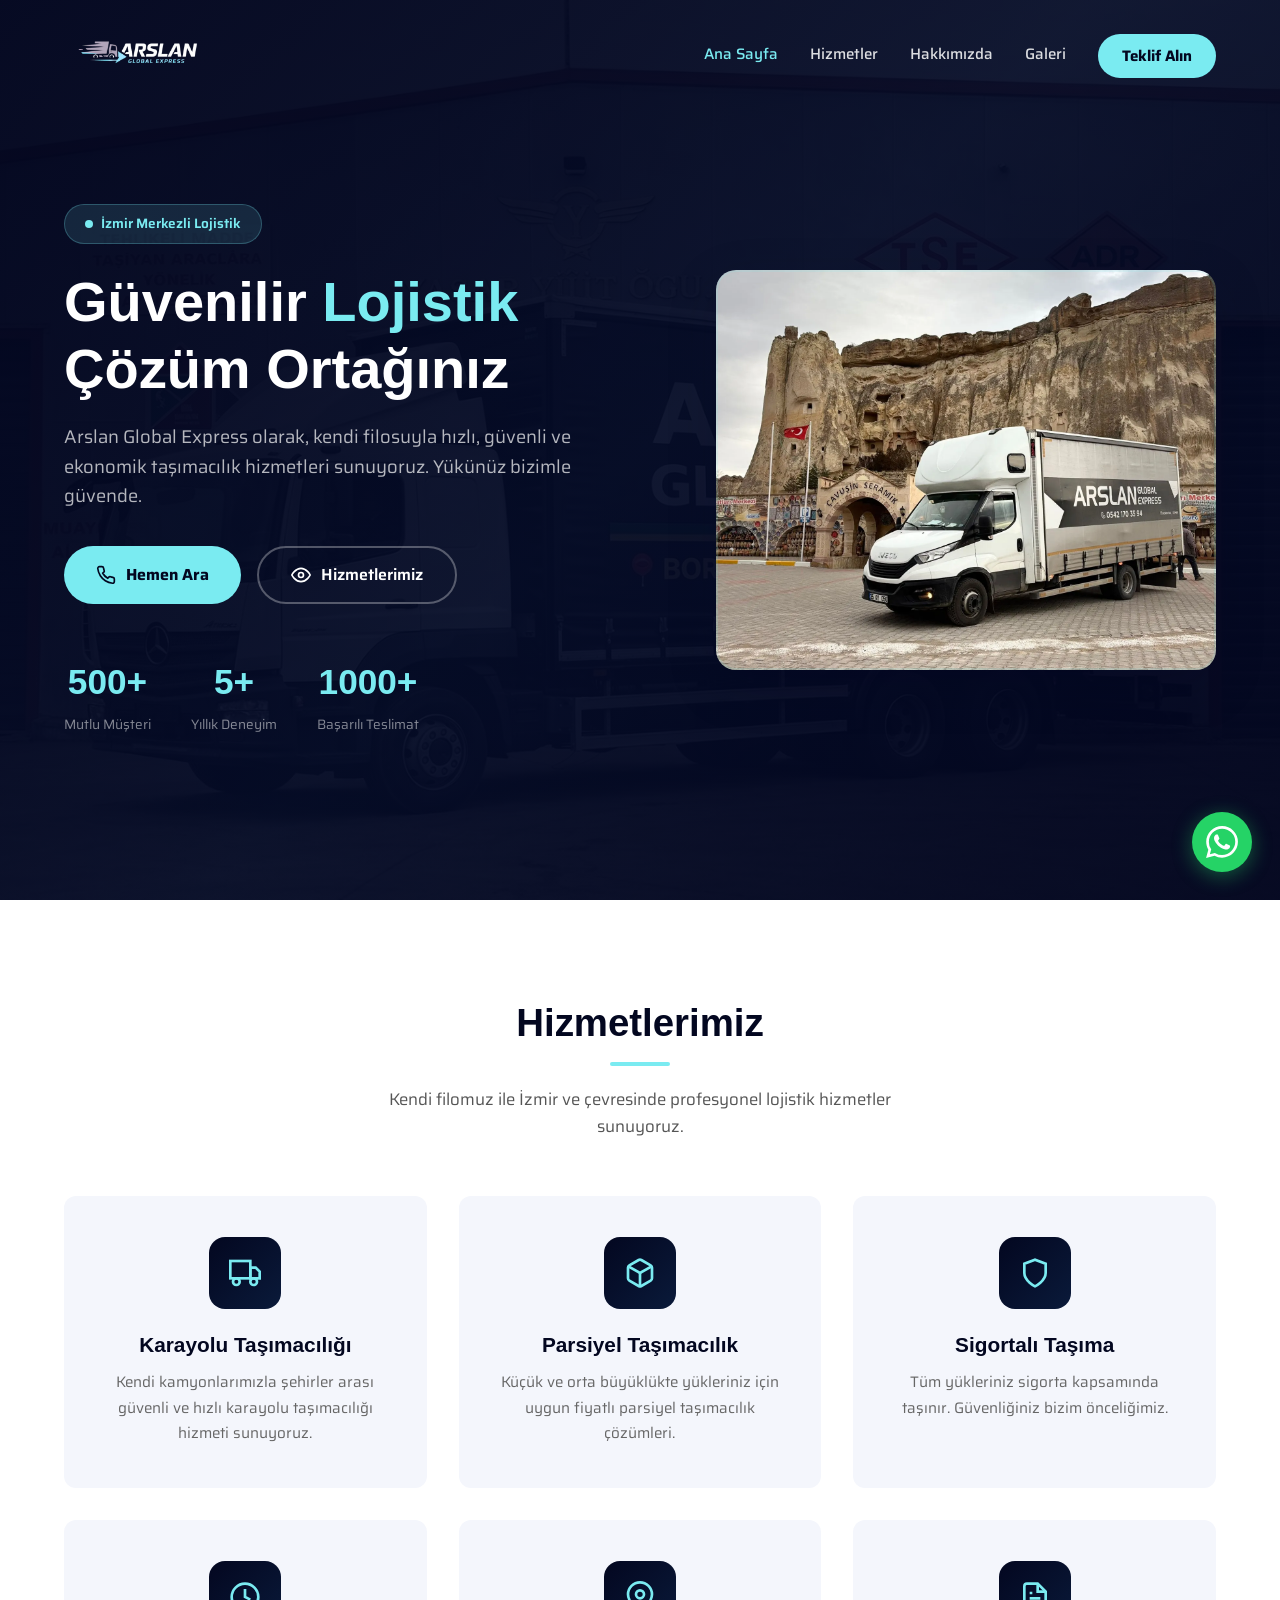
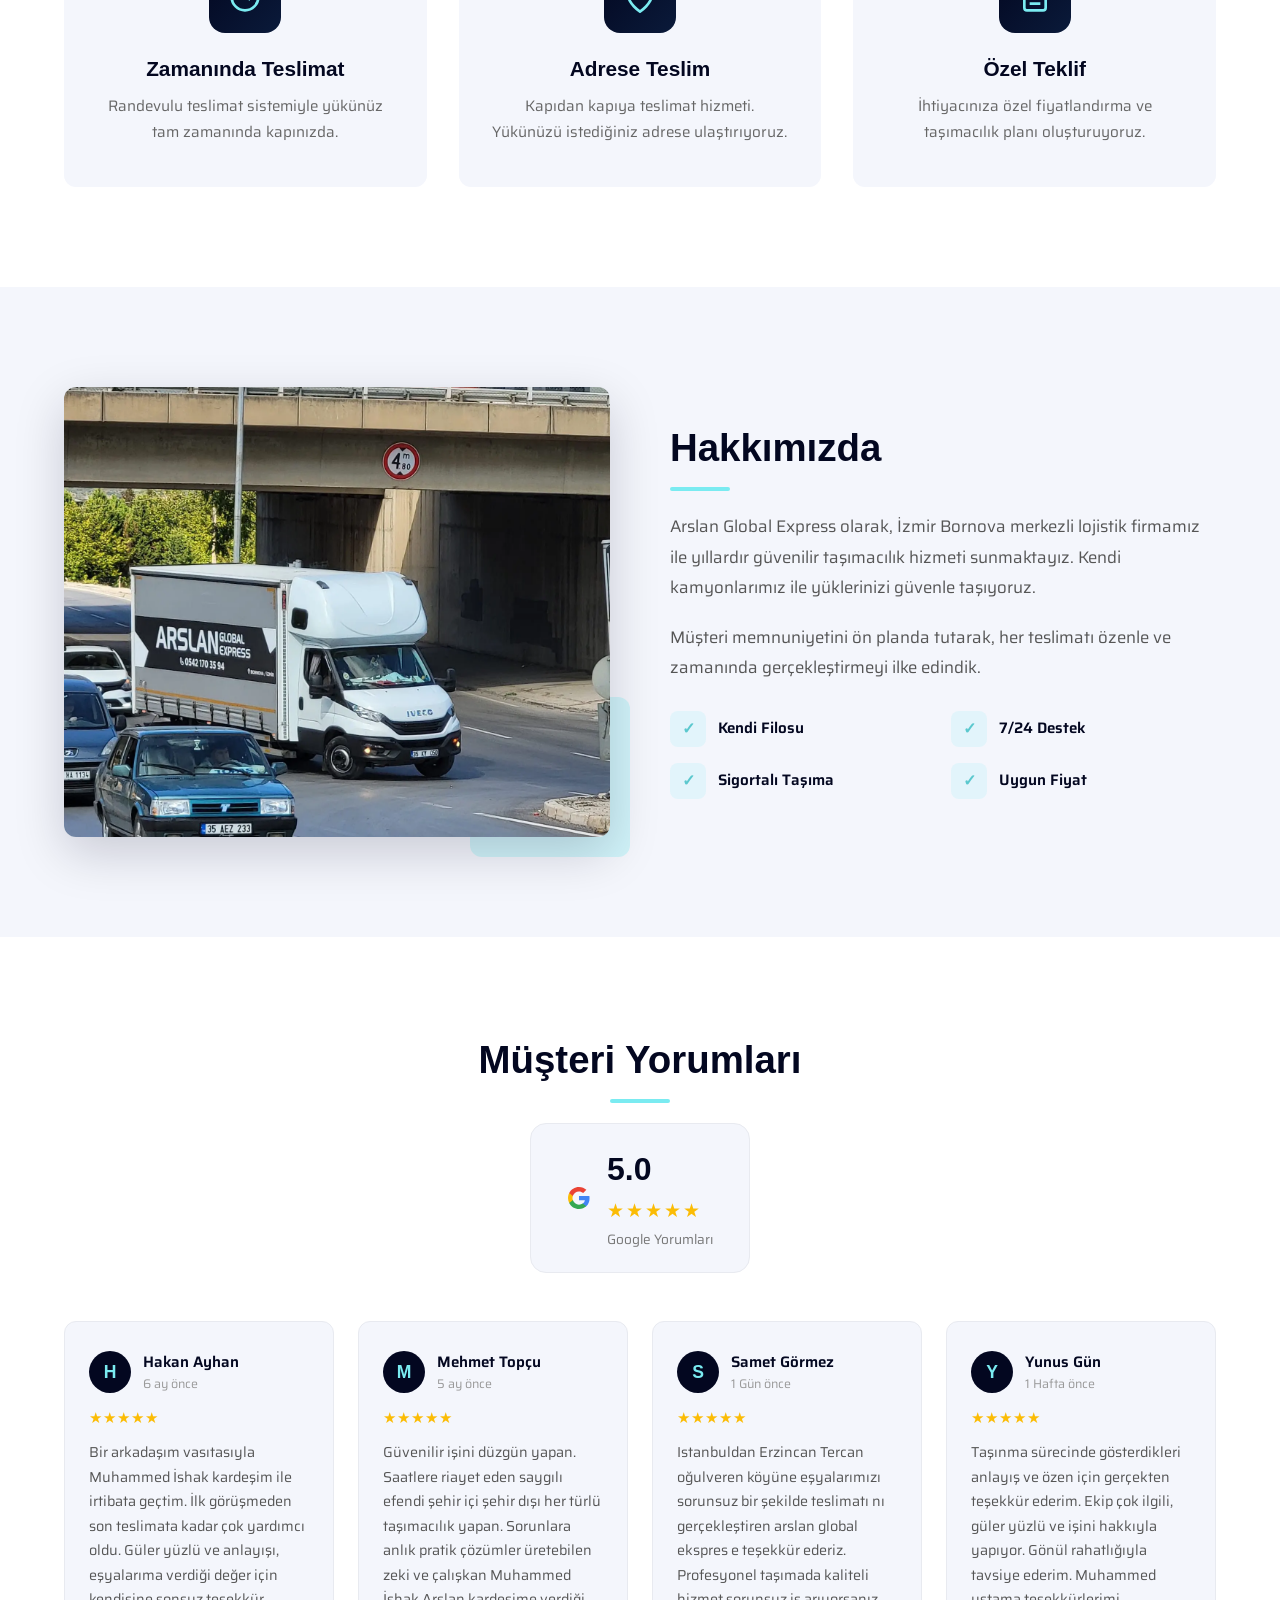
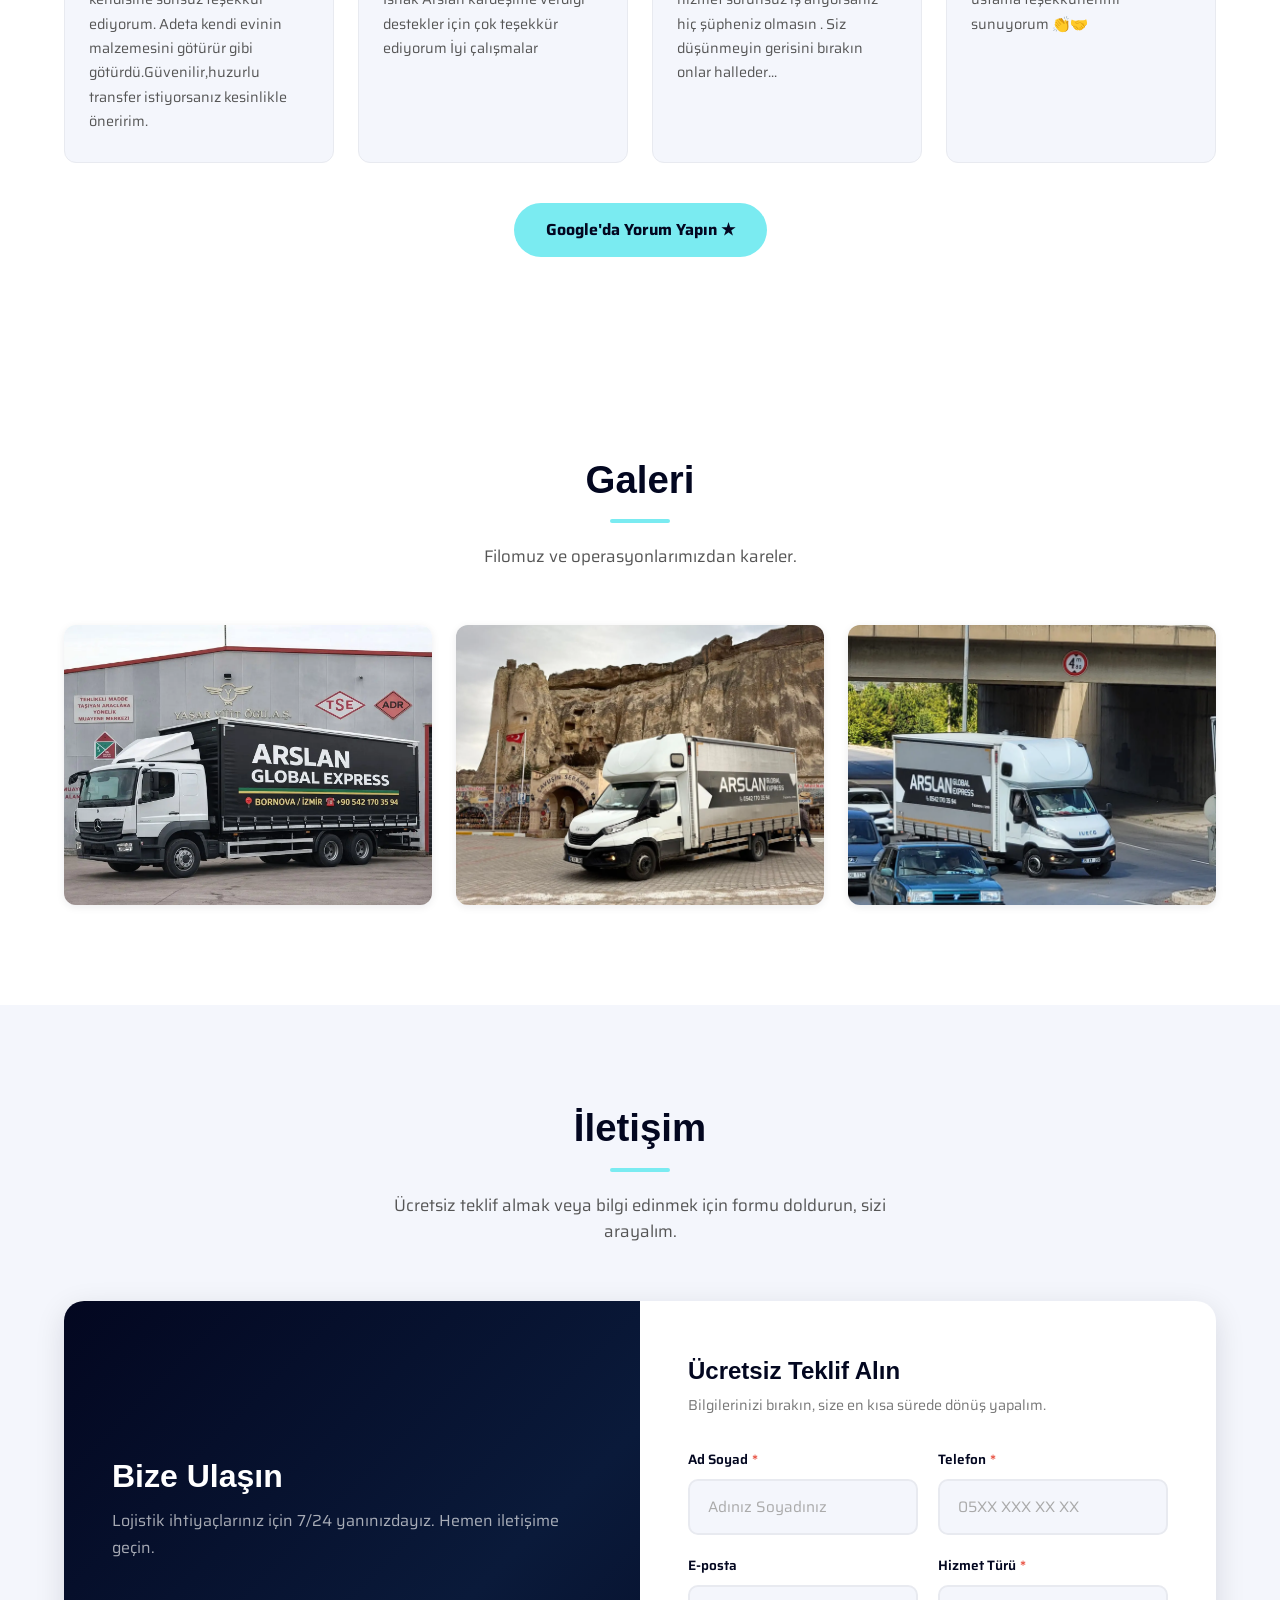
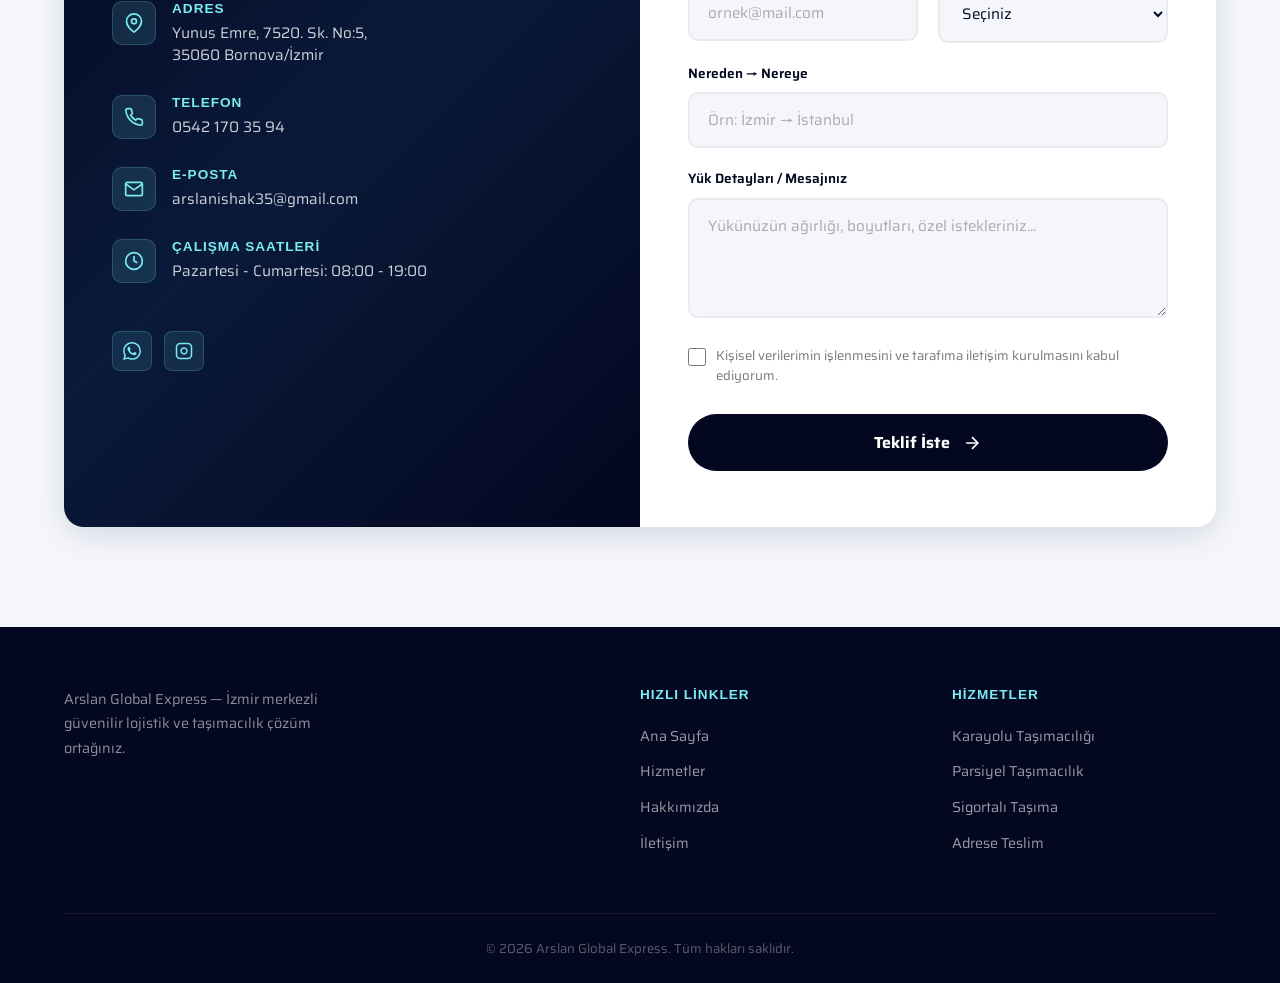
<file: index.html>
<!DOCTYPE html>
<html lang="tr">
<head>
  <meta charset="UTF-8">
  <meta name="viewport" content="width=device-width, initial-scale=1.0">
  <title>Arslan Global Express | Lojistik & Taşımacılık</title>
  <meta name="description" content="Arslan Global Express - Güvenilir lojistik ve taşımacılık çözümleri. İzmir merkezli profesyonel kargo ve teslimat hizmetleri.">
  <link rel="icon" type="image/png" href="/images/favicon.png">
  <!-- Fonts -->
  <link rel="preconnect" href="https://fonts.googleapis.com">
  <link href="https://fonts.googleapis.com/css2?family=Saira:wght@300;400;500;600;700&display=swap" rel="stylesheet">

  <!-- CSS -->
  <link rel="stylesheet" href="style.css">

<!-- Google tag (gtag.js) -->
<script async src="https://www.googletagmanager.com/gtag/js?id=AW-18031917968"></script>
<script>
  window.dataLayer = window.dataLayer || [];
  function gtag(){dataLayer.push(arguments);}
  gtag('js', new Date());

  gtag('config', 'AW-18031917968');
</script>
<!-- Event snippet for Fiyat teklifi isteyin conversion page -->
<script>
  gtag('event', 'conversion', {
      'send_to': 'AW-18031917968/JL64CJ_2uqIcEJD3pJZD',
      'value': 1.0,
      'currency': 'TRY'
  });
</script>
<script>
!function(f,b,e,v,n,t,s)
{if(f.fbq)return;n=f.fbq=function(){n.callMethod?
n.callMethod.apply(n,arguments):n.queue.push(arguments)};
if(!f._fbq)f._fbq=n;n.push=n;n.loaded=!0;n.version='2.0';
n.queue=[];t=b.createElement(e);t.async=!0;
t.src=v;s=b.getElementsByTagName(e)[0];
s.parentNode.insertBefore(t,s)}(window, document,'script',
'https://connect.facebook.net/en_US/fbevents.js');
fbq('init', '932853556190214');
fbq('track', 'PageView');
</script>
<noscript><img height="1" width="1" style="display:none"
src="https://www.facebook.com/tr?id=932853556190214&ev=PageView&noscript=1"
/></noscript>
<!-- End Meta Pixel Code -->
</head>
<a href="https://wa.me/905421703594?text=Merhaba%2C%20bilgi%20almak%20istiyorum" target="_blank" class="whatsapp-float" aria-label="WhatsApp">
  <svg width="32" height="32" fill="#fff" viewBox="0 0 24 24"><path d="M17.472 14.382c-.297-.149-1.758-.867-2.03-.967-.273-.099-.471-.148-.67.15-.197.297-.767.966-.94 1.164-.173.199-.347.223-.644.075-.297-.15-1.255-.463-2.39-1.475-.883-.788-1.48-1.761-1.653-2.059-.173-.297-.018-.458.13-.606.134-.133.298-.347.446-.52.149-.174.198-.298.298-.497.099-.198.05-.371-.025-.52-.075-.149-.669-1.612-.916-2.207-.242-.579-.487-.5-.669-.51-.173-.008-.371-.01-.57-.01-.198 0-.52.074-.792.372-.272.297-1.04 1.016-1.04 2.479 0 1.462 1.065 2.875 1.213 3.074.149.198 2.096 3.2 5.077 4.487.709.306 1.262.489 1.694.625.712.227 1.36.195 1.871.118.571-.085 1.758-.719 2.006-1.413.248-.694.248-1.289.173-1.413-.074-.124-.272-.198-.57-.347m-5.421 7.403h-.004a9.87 9.87 0 01-5.031-1.378l-.361-.214-3.741.982.998-3.648-.235-.374a9.86 9.86 0 01-1.51-5.26c.001-5.45 4.436-9.884 9.888-9.884 2.64 0 5.122 1.03 6.988 2.898a9.825 9.825 0 012.893 6.994c-.003 5.45-4.437 9.884-9.885 9.884m8.413-18.297A11.815 11.815 0 0012.05 0C5.495 0 .16 5.335.157 11.892c0 2.096.547 4.142 1.588 5.945L.057 24l6.305-1.654a11.882 11.882 0 005.683 1.448h.005c6.554 0 11.89-5.335 11.893-11.893a11.821 11.821 0 00-3.48-8.413z"/></svg>
</a> 
<body>

  <!-- ==================== NAVBAR ==================== -->
  <nav class="navbar">
    <div class="container">
      <a href="#" class="navbar-logo">
        <!-- LOGO: images/logo.png dosyasını buraya koyun -->
        <img src="images/yeni-logo.png" alt="Arslan Global Express Logo">
      </a>
      <div class="navbar-links">
        <a href="#anasayfa">Ana Sayfa</a>
        <a href="#hizmetler">Hizmetler</a>
        <a href="#hakkimizda">Hakkımızda</a>
        <a href="#galeri">Galeri</a>
        <a href="#iletisim" class="navbar-cta">Teklif Alın</a>
      </div>
      <button class="hamburger" aria-label="Menü">
        <span></span><span></span><span></span>
      </button>
    </div>
  </nav>

  <!-- ==================== HERO ==================== -->
  <section class="hero" id="anasayfa">
    <div class="hero-bg-image">
      <!-- FOTO1: images/foto1.png — hero arka plan görseli -->
      <img src="images/foto2.webp" alt="Lojistik arka plan">
    </div>
    <div class="hero-overlay"></div>
    <div class="hero-particles"></div>
    <div class="container">
      <div class="hero-content">
        <div class="hero-badge">
          <span class="dot"></span>
          İzmir Merkezli Lojistik
        </div>
        <h1>Güvenilir <span class="highlight">Lojistik</span> Çözüm Ortağınız</h1>
        <p class="hero-text">Arslan Global Express olarak, kendi filosuyla hızlı, güvenli ve ekonomik taşımacılık hizmetleri sunuyoruz. Yükünüz bizimle güvende.</p>
        <div class="hero-buttons">
          <a href="#iletisim" class="btn-primary">
            <svg width="20" height="20" fill="none" stroke="currentColor" stroke-width="2" viewBox="0 0 24 24"><path d="M22 16.92v3a2 2 0 01-2.18 2 19.79 19.79 0 01-8.63-3.07 19.5 19.5 0 01-6-6A19.79 19.79 0 012.12 4.18 2 2 0 014.11 2h3a2 2 0 012 1.72c.127.96.361 1.903.7 2.81a2 2 0 01-.45 2.11L8.09 9.91a16 16 0 006 6l1.27-1.27a2 2 0 012.11-.45c.907.339 1.85.573 2.81.7A2 2 0 0122 16.92z"/></svg>
            Hemen Ara
          </a>
          <a href="#hizmetler" class="btn-outline">
            <svg width="20" height="20" fill="none" stroke="currentColor" stroke-width="2" viewBox="0 0 24 24"><path d="M1 12s4-8 11-8 11 8 11 8-4 8-11 8-11-8-11-8z"/><circle cx="12" cy="12" r="3"/></svg>
            Hizmetlerimiz
          </a>
        </div>
        <div class="hero-stats">
          <div class="hero-stat">
            <div class="hero-stat-number" data-target="500+">0</div>
            <div class="hero-stat-label">Mutlu Müşteri</div>
          </div>
          <div class="hero-stat">
            <div class="hero-stat-number" data-target="5+">0</div>
            <div class="hero-stat-label">Yıllık Deneyim</div>
          </div>
          <div class="hero-stat">
            <div class="hero-stat-number" data-target="1000+">0</div>
            <div class="hero-stat-label">Başarılı Teslimat</div>
          </div>
        </div>
      </div>
      <div class="hero-image">
        <div class="hero-image-wrapper">
          <!-- FOTO2: images/foto2.png — hero yan görsel (kamyon vb.) -->
          <img src="images/foto1.webp" alt="Arslan Global Express Kamyon">
        </div>
      </div>
    </div>
  </section>

  <!-- ==================== HİZMETLER ==================== -->
  <section class="services" id="hizmetler">
    <div class="container">
      <h2 class="section-title reveal">Hizmetlerimiz</h2>
      <div class="accent-line reveal"></div>
      <p class="section-subtitle reveal">Kendi filomuz ile İzmir ve çevresinde profesyonel lojistik hizmetler sunuyoruz.</p>
      <div class="services-grid">
        <div class="service-card reveal">
          <div class="service-icon">
            <svg width="32" height="32" fill="none" stroke="#7aebf1" stroke-width="2" viewBox="0 0 24 24"><rect x="1" y="3" width="15" height="13"/><polygon points="16 8 20 8 23 11 23 16 16 16 16 8"/><circle cx="5.5" cy="18.5" r="2.5"/><circle cx="18.5" cy="18.5" r="2.5"/></svg>
          </div>
          <h3>Karayolu Taşımacılığı</h3>
          <p>Kendi kamyonlarımızla şehirler arası güvenli ve hızlı karayolu taşımacılığı hizmeti sunuyoruz.</p>
        </div>
        <div class="service-card reveal">
          <div class="service-icon">
            <svg width="32" height="32" fill="none" stroke="#7aebf1" stroke-width="2" viewBox="0 0 24 24"><path d="M21 16V8a2 2 0 00-1-1.73l-7-4a2 2 0 00-2 0l-7 4A2 2 0 003 8v8a2 2 0 001 1.73l7 4a2 2 0 002 0l7-4A2 2 0 0021 16z"/><polyline points="3.27 6.96 12 12.01 20.73 6.96"/><line x1="12" y1="22.08" x2="12" y2="12"/></svg>
          </div>
          <h3>Parsiyel Taşımacılık</h3>
          <p>Küçük ve orta büyüklükte yükleriniz için uygun fiyatlı parsiyel taşımacılık çözümleri.</p>
        </div>
        <div class="service-card reveal">
          <div class="service-icon">
            <svg width="32" height="32" fill="none" stroke="#7aebf1" stroke-width="2" viewBox="0 0 24 24"><path d="M12 22s8-4 8-10V5l-8-3-8 3v7c0 6 8 10 8 10z"/></svg>
          </div>
          <h3>Sigortalı Taşıma</h3>
          <p>Tüm yükleriniz sigorta kapsamında taşınır. Güvenliğiniz bizim önceliğimiz.</p>
        </div>
        <div class="service-card reveal">
          <div class="service-icon">
            <svg width="32" height="32" fill="none" stroke="#7aebf1" stroke-width="2" viewBox="0 0 24 24"><circle cx="12" cy="12" r="10"/><polyline points="12 6 12 12 16 14"/></svg>
          </div>
          <h3>Zamanında Teslimat</h3>
          <p>Randevulu teslimat sistemiyle yükünüz tam zamanında kapınızda.</p>
        </div>
        <div class="service-card reveal">
          <div class="service-icon">
            <svg width="32" height="32" fill="none" stroke="#7aebf1" stroke-width="2" viewBox="0 0 24 24"><path d="M21 10c0 7-9 13-9 13s-9-6-9-13a9 9 0 0118 0z"/><circle cx="12" cy="10" r="3"/></svg>
          </div>
          <h3>Adrese Teslim</h3>
          <p>Kapıdan kapıya teslimat hizmeti. Yükünüzü istediğiniz adrese ulaştırıyoruz.</p>
        </div>
        <div class="service-card reveal">
          <div class="service-icon">
            <svg width="32" height="32" fill="none" stroke="#7aebf1" stroke-width="2" viewBox="0 0 24 24"><path d="M14 2H6a2 2 0 00-2 2v16a2 2 0 002 2h12a2 2 0 002-2V8z"/><polyline points="14 2 14 8 20 8"/><line x1="16" y1="13" x2="8" y2="13"/><line x1="16" y1="17" x2="8" y2="17"/><polyline points="10 9 9 9 8 9"/></svg>
          </div>
          <h3>Özel Teklif</h3>
          <p>İhtiyacınıza özel fiyatlandırma ve taşımacılık planı oluşturuyoruz.</p>
        </div>
      </div>
    </div>
  </section>

  <!-- ==================== HAKKIMIZDA ==================== -->
  <section class="about" id="hakkimizda">
    <div class="container">
      <div class="about-content">
        <div class="about-image reveal">
          <div class="about-image-wrapper">
            <!-- FOTO3: images/foto3.png — hakkımızda görseli -->
            <img src="images/foto3.webp" alt="Arslan Global Express Hakkında">
          </div>
          <div class="about-accent-box"></div>
        </div>
        <div class="about-text reveal">
          <h2 class="section-title">Hakkımızda</h2>
          <div class="accent-line"></div>
          <p>Arslan Global Express olarak, İzmir Bornova merkezli lojistik firmamız ile yıllardır güvenilir taşımacılık hizmeti sunmaktayız. Kendi kamyonlarımız ile yüklerinizi güvenle taşıyoruz.</p>
          <p>Müşteri memnuniyetini ön planda tutarak, her teslimatı özenle ve zamanında gerçekleştirmeyi ilke edindik.</p>
          <div class="about-features">
            <div class="about-feature">
              <div class="about-feature-icon">✓</div>
              Kendi Filosu
            </div>
            <div class="about-feature">
              <div class="about-feature-icon">✓</div>
              7/24 Destek
            </div>
            <div class="about-feature">
              <div class="about-feature-icon">✓</div>
              Sigortalı Taşıma
            </div>
            <div class="about-feature">
              <div class="about-feature-icon">✓</div>
              Uygun Fiyat
            </div>
          </div>
        </div>
      </div>
    </div>
  </section>
<!-- ==================== GOOGLE YORUMLARI ==================== -->
<section class="reviews" id="yorumlar">
  <div class="container">
    <h2 class="section-title reveal">Müşteri Yorumları</h2>
    <div class="accent-line reveal"></div>
    <div class="reviews-header reveal">
      <div class="reviews-google-badge">
        <svg width="24" height="24" viewBox="0 0 24 24"><path fill="#4285F4" d="M22.56 12.25c0-.78-.07-1.53-.2-2.25H12v4.26h5.92a5.06 5.06 0 01-2.2 3.32v2.77h3.57c2.08-1.92 3.27-4.74 3.27-8.1z"/><path fill="#34A853" d="M12 23c2.97 0 5.46-.98 7.28-2.66l-3.57-2.77c-.98.66-2.23 1.06-3.71 1.06-2.86 0-5.29-1.93-6.16-4.53H2.18v2.84C3.99 20.53 7.7 23 12 23z"/><path fill="#FBBC05" d="M5.84 14.09c-.22-.66-.35-1.36-.35-2.09s.13-1.43.35-2.09V7.07H2.18C1.43 8.55 1 10.22 1 12s.43 3.45 1.18 4.93l2.85-2.22.81-.62z"/><path fill="#EA4335" d="M12 5.38c1.62 0 3.06.56 4.21 1.64l3.15-3.15C17.45 2.09 14.97 1 12 1 7.7 1 3.99 3.47 2.18 7.07l3.66 2.84c.87-2.6 3.3-4.53 6.16-4.53z"/></svg>
        <div>
          <span class="reviews-rating">5.0</span>
          <div class="reviews-stars">★★★★★</div>
          <span class="reviews-count">Google Yorumları</span>
        </div>
      </div>
    </div>
    <div class="reviews-grid reveal">

      <!-- YORUM 1 -->
      <div class="review-card">
        <div class="review-card-header">
          <div class="review-avatar">H</div>
          <div>
            <div class="review-name">Hakan Ayhan</div>
            <div class="review-date">6 ay önce</div>
          </div>
        </div>
        <div class="review-stars">★★★★★</div>
        <p class="review-text">Bir arkadaşım vasıtasıyla Muhammed İshak kardeşim ile irtibata geçtim. İlk görüşmeden son teslimata kadar çok yardımcı oldu. Güler yüzlü ve anlayışı, eşyalarıma verdiği değer için kendisine sonsuz teşekkür ediyorum. Adeta kendi evinin malzemesini götürür gibi götürdü.Güvenilir,huzurlu transfer istiyorsanız kesinlikle öneririm.
</p>
      </div>

      <!-- YORUM 2 -->
      <div class="review-card">
        <div class="review-card-header">
          <div class="review-avatar">M</div>
          <div>
            <div class="review-name">Mehmet Topçu</div>
            <div class="review-date">5 ay önce</div>
          </div>
        </div>
        <div class="review-stars">★★★★★</div>
        <p class="review-text">Güvenilir işini düzgün yapan. Saatlere riayet eden saygılı efendi şehir içi şehir dışı her türlü taşımacılık yapan. Sorunlara anlık pratik çözümler üretebilen zeki ve çalışkan Muhammed İshak Arslan kardeşime verdiği destekler için çok teşekkür ediyorum İyi çalışmalar
</p>
      </div>

      <!-- YORUM 3 -->
      <div class="review-card">
        <div class="review-card-header">
          <div class="review-avatar">S</div>
          <div>
            <div class="review-name">Samet Görmez</div>
            <div class="review-date">1 Gün önce</div>
          </div>
        </div>
        <div class="review-stars">★★★★★</div>
        <p class="review-text">Istanbuldan Erzincan Tercan oğulveren köyüne eşyalarımızı sorunsuz bir şekilde teslimatı nı gerçekleştiren arslan global ekspres e teşekkür ederiz.
Profesyonel taşımada kaliteli hizmet sorunsuz iş arıyorsanız hiç şüpheniz olmasın . Siz düşünmeyin gerisini bırakın onlar halleder...</p>
      </div>

      <!-- YORUM 4 (istersen kaldır veya ekle) -->
      <div class="review-card">
        <div class="review-card-header">
          <div class="review-avatar">Y</div>
          <div>
            <div class="review-name">Yunus Gün</div>
            <div class="review-date">1 Hafta önce</div>
          </div>
        </div>
        <div class="review-stars">★★★★★</div>
        <p class="review-text">Taşınma sürecinde gösterdikleri anlayış ve özen için gerçekten teşekkür ederim. Ekip çok ilgili, güler yüzlü ve işini hakkıyla yapıyor. Gönül rahatlığıyla tavsiye ederim. Muhammed ustama teşekkürlerimi sunuyorum 👏🤝</p>
      </div>
    </div>
    <div class="reviews-cta reveal">
      <a href="https://www.google.com/search?sca_esv=fa300c1ed4c4332d&hl=tr-TR&sxsrf=ANbL-n5L6bit7MwRJQScZydW9uh9k04RHQ:1776165393252&si=AL3DRZEsmMGCryMMFSHJ3StBhOdZ2-6yYkXd_doETEE1OR-qOXOgYdO6LVKAk3h4J9TW__U06DveuvXjUOcY07t9YWoaFYGyw_Gh5yRXY6wrl7QSvvPGc6XCyKNtDBVBDQOOTDcSZxwanKUByZCMJmgoYhVE5H4awg%3D%3D&q=Arslan+Global+Express+Yorumlar&sa=X&ved=2ahUKEwj92M7am-2TAxUvhf0HHe-zCzcQ0bkNegQILBAF&biw=1517&bih=674&dpr=0.9" target="_blank" class="btn-primary">
        Google'da Yorum Yapın ★
      </a>
    </div>
  </div>
</section>
  <!-- ==================== GALERİ ==================== -->
  <section class="gallery" id="galeri">
    <div class="container">
      <h2 class="section-title reveal">Galeri</h2>
      <div class="accent-line reveal"></div>
      <p class="section-subtitle reveal">Filomuz ve operasyonlarımızdan kareler.</p>
      <div class="gallery-grid">
        <div class="gallery-item reveal">
          <!-- GALERİ GÖRSELLERİ: Aynı fotoğrafları veya ek fotoğraflar ekleyebilirsiniz -->
          <img src="images/foto2.webp" alt="Galeri 1">
          <div class="gallery-item-overlay"><span>Filomuz</span></div>
        </div>
        <div class="gallery-item reveal">
          <img src="images/foto1.webp" alt="Galeri 2">
          <div class="gallery-item-overlay"><span>Taşımacılık</span></div>
        </div>
        <div class="gallery-item reveal">
          <img src="images/foto3.webp" alt="Galeri 3">
          <div class="gallery-item-overlay"><span>Operasyon</span></div>
        </div>
      </div>
    </div>
  </section>

  <!-- ==================== İLETİŞİM & FORM ==================== -->
  <section class="contact" id="iletisim">
    <div class="container">
      <h2 class="section-title reveal">İletişim</h2>
      <div class="accent-line reveal"></div>
      <p class="section-subtitle reveal">Ücretsiz teklif almak veya bilgi edinmek için formu doldurun, sizi arayalım.</p>

      <div class="contact-wrapper reveal">
        <!-- SOL: İletişim Bilgileri -->
        <div class="contact-info">
          <h2>Bize Ulaşın</h2>
          <p>Lojistik ihtiyaçlarınız için 7/24 yanınızdayız. Hemen iletişime geçin.</p>

          <div class="contact-detail">
            <div class="contact-detail-icon" a->
              <svg width="20" height="20" fill="none" stroke="#7aebf1" stroke-width="2" viewBox="0 0 24 24"><path d="M21 10c0 7-9 13-9 13s-9-6-9-13a9 9 0 0118 0z"/><circle cx="12" cy="10" r="3"/></svg>
            </div>
            <div>
              <h4>Adres</h4>
              <a href="https://maps.app.goo.gl/ADR9X5FkB29aFJ1a9" style="color:rgba(255,255,255,.8)"><p>Yunus Emre, 7520. Sk. No:5,<br>35060 Bornova/İzmir</p></a>
            </div>
          </div>

          <div class="contact-detail">
            <div class="contact-detail-icon">
              <svg width="20" height="20" fill="none" stroke="#7aebf1" stroke-width="2" viewBox="0 0 24 24"><path d="M22 16.92v3a2 2 0 01-2.18 2 19.79 19.79 0 01-8.63-3.07 19.5 19.5 0 01-6-6A19.79 19.79 0 012.12 4.18 2 2 0 014.11 2h3a2 2 0 012 1.72c.127.96.361 1.903.7 2.81a2 2 0 01-.45 2.11L8.09 9.91a16 16 0 006 6l1.27-1.27a2 2 0 012.11-.45c.907.339 1.85.573 2.81.7A2 2 0 0122 16.92z"/></svg>
            </div>
            <div>
                <h4>Telefon</h4>
              <p><a href="tel:+905421703594" style="color:rgba(255,255,255,.8)">0542 170 35 94</a></p>
            </div>
          </div>
          <div class="contact-detail">
  <div class="contact-detail-icon">
    <svg width="20" height="20" fill="none" stroke="#7aebf1" stroke-width="2" viewBox="0 0 24 24"><path d="M4 4h16c1.1 0 2 .9 2 2v12c0 1.1-.9 2-2 2H4c-1.1 0-2-.9-2-2V6c0-1.1.9-2 2-2z"/><polyline points="22,6 12,13 2,6"/></svg>
  </div>
  <div>
    <h4>E-posta</h4>
    <p><a href="mailto:arslanishak35@gmail.com" style="color:rgba(255,255,255,.8)">arslanishak35@gmail.com</a></p>
  </div>
</div>
          <div class="contact-detail">
            <div class="contact-detail-icon">
              <svg width="20" height="20" fill="none" stroke="#7aebf1" stroke-width="2" viewBox="0 0 24 24"><circle cx="12" cy="12" r="10"/><polyline points="12 6 12 12 16 14"/></svg>
            </div>
            <div>
              <h4>Çalışma Saatleri</h4>
              <p>Pazartesi - Cumartesi: 08:00 - 19:00</p>
            </div>
          </div>

          <div class="contact-socials">
            <a href="https://api.whatsapp.com/send/?phone=905421703594&text=Merhaba%2C+bilgi+almak+istiyorum&type=phone_number&app_absent=0" class="contact-social-link" aria-label="WhatsApp">
              <svg width="18" height="18" fill="#7aebf1" viewBox="0 0 24 24"><path d="M17.472 14.382c-.297-.149-1.758-.867-2.03-.967-.273-.099-.471-.148-.67.15-.197.297-.767.966-.94 1.164-.173.199-.347.223-.644.075-.297-.15-1.255-.463-2.39-1.475-.883-.788-1.48-1.761-1.653-2.059-.173-.297-.018-.458.13-.606.134-.133.298-.347.446-.52.149-.174.198-.298.298-.497.099-.198.05-.371-.025-.52-.075-.149-.669-1.612-.916-2.207-.242-.579-.487-.5-.669-.51-.173-.008-.371-.01-.57-.01-.198 0-.52.074-.792.372-.272.297-1.04 1.016-1.04 2.479 0 1.462 1.065 2.875 1.213 3.074.149.198 2.096 3.2 5.077 4.487.709.306 1.262.489 1.694.625.712.227 1.36.195 1.871.118.571-.085 1.758-.719 2.006-1.413.248-.694.248-1.289.173-1.413-.074-.124-.272-.198-.57-.347m-5.421 7.403h-.004a9.87 9.87 0 01-5.031-1.378l-.361-.214-3.741.982.998-3.648-.235-.374a9.86 9.86 0 01-1.51-5.26c.001-5.45 4.436-9.884 9.888-9.884 2.64 0 5.122 1.03 6.988 2.898a9.825 9.825 0 012.893 6.994c-.003 5.45-4.437 9.884-9.885 9.884m8.413-18.297A11.815 11.815 0 0012.05 0C5.495 0 .16 5.335.157 11.892c0 2.096.547 4.142 1.588 5.945L.057 24l6.305-1.654a11.882 11.882 0 005.683 1.448h.005c6.554 0 11.89-5.335 11.893-11.893a11.821 11.821 0 00-3.48-8.413z"/></svg>
            </a>
            <a href="https://www.instagram.com/arslanglobalexpress35/" class="contact-social-link" aria-label="Instagram">
              <svg width="18" height="18" fill="none" stroke="#7aebf1" stroke-width="2" viewBox="0 0 24 24"><rect x="2" y="2" width="20" height="20" rx="5"/><path d="M16 11.37A4 4 0 1112.63 8 4 4 0 0116 11.37z"/><line x1="17.5" y1="6.5" x2="17.51" y2="6.5"/></svg>
            </a>
          </div>
        </div>

        <!-- SAĞ: Form -->
        <div class="contact-form-section">
          <h3>Ücretsiz Teklif Alın</h3>
          <p>Bilgilerinizi bırakın, size en kısa sürede dönüş yapalım.</p>

          <form id="contactForm" class="form-grid"   action="https://formspree.io/f/xgorvygb" method="POST">
            <div class="form-group">
              <label>Ad Soyad <span class="required">*</span></label>
              <input type="text" name="fullname" placeholder="Adınız Soyadınız" required>
            </div>
            <div class="form-group">
              <label>Telefon <span class="required">*</span></label>
              <input type="tel" name="phone" placeholder="05XX XXX XX XX" required>
            </div>
            <div class="form-group">
              <label>E-posta</label>
              <input type="email" name="email" placeholder="ornek@mail.com">
            </div>
            <div class="form-group">
              <label>Hizmet Türü <span class="required">*</span></label>
              <select name="service" required>
                <option value="" disabled selected>Seçiniz</option>
                <option value="karayolu">Karayolu Taşımacılığı</option>
                <option value="parsiyel">Parsiyel Taşımacılık</option>
                <option value="adrese-teslim">Adrese Teslim</option>
                <option value="ozel">Özel Taşımacılık</option>
                <option value="diger">Diğer</option>
              </select>
            </div>
            <div class="form-group full-width">
              <label>Nereden → Nereye</label>
              <input type="text" name="route" placeholder="Örn: İzmir → İstanbul">
            </div>
            <div class="form-group full-width">
              <label>Yük Detayları / Mesajınız</label>
              <textarea name="message" placeholder="Yükünüzün ağırlığı, boyutları, özel istekleriniz..."></textarea>
            </div>
            <div class="form-consent">
              <input type="checkbox" id="consent" required>
              <label for="consent">Kişisel verilerimin işlenmesini ve tarafıma iletişim kurulmasını kabul ediyorum.</label>
            </div>
            <button type="submit" class="btn-submit">
              Teklif İste
              <svg width="20" height="20" fill="none" stroke="currentColor" stroke-width="2" viewBox="0 0 24 24" style="display:inline;vertical-align:middle;margin-left:8px"><line x1="5" y1="12" x2="19" y2="12"/><polyline points="12 5 19 12 12 19"/></svg>
            </button>
          </form>

          <div class="form-success">
            <div class="form-success-icon">✓</div>
            <h4>Talebiniz Alındı!</h4>
            <p>En kısa sürede size dönüş yapacağız. Teşekkür ederiz.</p>
          </div>
        </div>
      </div>
    </div>
  </section>

  <!-- ==================== FOOTER ==================== -->
  <footer class="footer">
    <div class="container">
      <div class="footer-grid">
        <div class="footer-brand">    
          <p>Arslan Global Express — İzmir merkezli güvenilir lojistik ve taşımacılık çözüm ortağınız.</p>
        </div>
        <div class="footer-col">
          <h4>Hızlı Linkler</h4>
          <ul>
            <li><a href="#anasayfa">Ana Sayfa</a></li>
            <li><a href="#hizmetler">Hizmetler</a></li>
            <li><a href="#hakkimizda">Hakkımızda</a></li>
            <li><a href="#iletisim">İletişim</a></li>
          </ul>
        </div>
        <div class="footer-col">
          <h4>Hizmetler</h4>
          <ul>
            <li><a href="#hizmetler">Karayolu Taşımacılığı</a></li>
            <li><a href="#hizmetler">Parsiyel Taşımacılık</a></li>
            <li><a href="#hizmetler">Sigortalı Taşıma</a></li>
            <li><a href="#hizmetler">Adrese Teslim</a></li>
          </ul>
        </div>
      </div>
      <div class="footer-bottom">
        &copy; 2026 Arslan Global Express. Tüm hakları saklıdır.
      </div>
    </div>
  </footer>

  <!-- JS -->
  <script src="script.js"></script>
</body>
</html>
</file>
<file: style.css>
/* ========== RESET & VARIABLES ========== */
*,*::before,*::after{margin:0;padding:0;box-sizing:border-box}
:root{
  --primary:#030720;
  --accent:#7aebf1;
  --light:#f4f6fc;
  --accent-dark:#5bc8ce;
  --gradient-hero:linear-gradient(135deg,#030720 0%,#0a1a3a 50%,#030720 100%);
  --shadow-sm:0 2px 8px rgba(3,7,32,.08);
  --shadow-md:0 8px 30px rgba(3,7,32,.12);
  --shadow-lg:0 16px 50px rgba(3,7,32,.18);
  --radius:12px;
  --transition:.3s cubic-bezier(.4,0,.2,1);
}
html{scroll-behavior:smooth}
body{font-family:'Saira',sans-serif;color:var(--primary);background:var(--light);line-height:1.6;overflow-x:hidden}
h1,h2,h3,h4,h5,h6{font-family:'Century Gothic','CenturyGothic','AppleGothic',sans-serif;font-weight:700;line-height:1.2}
a{text-decoration:none;color:inherit}
img{max-width:100%;height:auto;display:block}
ul{list-style:none}

/* ========== UTILITY ========== */
.container{max-width:1200px;margin:0 auto;padding:0 24px}
.section-title{text-align:center;font-size:2.4rem;margin-bottom:12px;color:var(--primary)}
.section-subtitle{text-align:center;color:#555;font-size:1.05rem;margin-bottom:56px;max-width:560px;margin-left:auto;margin-right:auto}
.accent-line{width:60px;height:4px;background:var(--accent);margin:16px auto 20px;border-radius:2px}

/* ========== NAVBAR ========== */
.navbar{position:fixed;top:0;left:0;width:100%;z-index:1000;padding:16px 0;transition:var(--transition);background:transparent}
.navbar.scrolled{background:rgba(3,7,32,.95);backdrop-filter:blur(12px);padding:10px 0;box-shadow:0 4px 20px rgba(0,0,0,.3)}
.navbar .container{display:flex;align-items:center;justify-content:space-between}
.navbar-logo{display:flex;align-items:center;gap:12px}
.navbar-logo img{height:150px;width:auto;margin:-35px 0}.navbar-logo span{font-family:'Century Gothic','CenturyGothic','AppleGothic',sans-serif;font-size:1.25rem;font-weight:700;color:#fff;letter-spacing:.5px}
.navbar-links{display:flex;align-items:center;gap:32px}
.navbar-links a{color:rgba(255,255,255,.85);font-size:.95rem;font-weight:500;transition:var(--transition);position:relative;padding-bottom:4px}
.navbar-links a::after{content:'';position:absolute;bottom:0;left:0;width:0;height:2px;background:var(--accent);transition:var(--transition)}
.navbar-links a:hover{color:var(--accent)}
.navbar-links a:hover::after{width:100%}
.navbar-cta{background:var(--accent)!important;color:var(--primary)!important;padding:10px 24px!important;border-radius:50px!important;font-weight:700!important}
.navbar-cta:hover{background:var(--accent-dark)!important;transform:translateY(-2px);box-shadow:0 6px 20px rgba(122,235,241,.35)}
.navbar-cta::after{display:none!important}

/* Hamburger */
.hamburger{display:none;flex-direction:column;gap:5px;cursor:pointer;z-index:1001;background:none;border:none;padding:4px}
.hamburger span{display:block;width:26px;height:3px;background:#fff;border-radius:2px;transition:var(--transition)}
.hamburger.active span:nth-child(1){transform:rotate(45deg) translate(5px,6px)}
.hamburger.active span:nth-child(2){opacity:0}
.hamburger.active span:nth-child(3){transform:rotate(-45deg) translate(5px,-6px)}

/* ========== HERO ========== */
.hero{position:relative;min-height:100vh;display:flex;align-items:center;background:var(--gradient-hero);overflow:hidden}
.hero-bg-image{position:absolute;inset:0;z-index:1;overflow:hidden}
.hero-bg-image img{width:100%;height:100%;object-fit:cover;opacity:.18}
.hero-overlay{position:absolute;inset:0;z-index:2;background:linear-gradient(135deg,rgba(3,7,32,.92) 0%,rgba(3,7,32,.7) 50%,rgba(3,7,32,.85) 100%)}
.hero-particles{position:absolute;inset:0;z-index:3;pointer-events:none}
.hero-particle{position:absolute;width:4px;height:4px;background:var(--accent);border-radius:50%;opacity:0;animation:particleFloat 6s infinite ease-in-out}
@keyframes particleFloat{0%,100%{opacity:0;transform:translateY(0)}50%{opacity:.6;transform:translateY(-80px)}}
.hero .container{position:relative;z-index:4;display:flex;align-items:center;gap:60px;padding-top:100px;padding-bottom:60px}
.hero-content{flex:1}
.hero-badge{display:inline-flex;align-items:center;gap:8px;background:rgba(122,235,241,.12);border:1px solid rgba(122,235,241,.25);padding:8px 20px;border-radius:50px;color:var(--accent);font-size:.85rem;font-weight:600;margin-bottom:24px;animation:fadeSlideUp .8s ease-out}
.hero-badge .dot{width:8px;height:8px;background:var(--accent);border-radius:50%;animation:pulse 2s infinite}
@keyframes pulse{0%,100%{opacity:1}50%{opacity:.3}}
.hero h1{font-size:3.5rem;color:#fff;margin-bottom:20px;animation:fadeSlideUp .8s ease-out .1s both}
.hero h1 .highlight{color:var(--accent)}
.hero-text{font-size:1.15rem;color:rgba(255,255,255,.7);max-width:520px;margin-bottom:36px;animation:fadeSlideUp .8s ease-out .2s both}
.hero-buttons{display:flex;gap:16px;flex-wrap:wrap;animation:fadeSlideUp .8s ease-out .3s both}
.btn-primary{display:inline-flex;align-items:center;gap:10px;background:var(--accent);color:var(--primary);padding:14px 32px;border-radius:50px;font-weight:700;font-size:1rem;transition:var(--transition);border:none;cursor:pointer;font-family:'Saira',sans-serif}
.btn-primary:hover{background:var(--accent-dark);transform:translateY(-3px);box-shadow:0 8px 30px rgba(122,235,241,.35)}
.btn-outline{display:inline-flex;align-items:center;gap:10px;background:transparent;color:#fff;padding:14px 32px;border-radius:50px;font-weight:600;font-size:1rem;border:2px solid rgba(255,255,255,.3);transition:var(--transition);cursor:pointer;font-family:'Saira',sans-serif}
.btn-outline:hover{border-color:var(--accent);color:var(--accent);transform:translateY(-3px)}
.hero-image{flex:1;max-width:500px;animation:fadeSlideUp .8s ease-out .4s both}
.hero-image-wrapper{position:relative;border-radius:20px;overflow:hidden;box-shadow:var(--shadow-lg)}
.hero-image-wrapper img{width:100%;height:400px;object-fit:cover}
.hero-image-wrapper::after{content:'';position:absolute;inset:0;border-radius:20px;border:2px solid rgba(122,235,241,.15);pointer-events:none}
.hero-stats{display:flex;gap:40px;margin-top:50px;animation:fadeSlideUp .8s ease-out .5s both}
.hero-stat{text-align:center}
.hero-stat-number{font-family:'Century Gothic','CenturyGothic','AppleGothic',sans-serif;font-size:2.2rem;font-weight:700;color:var(--accent)}
.hero-stat-label{font-size:.85rem;color:rgba(255,255,255,.5);margin-top:4px}
@keyframes fadeSlideUp{from{opacity:0;transform:translateY(30px)}to{opacity:1;transform:translateY(0)}}

/* ========== SERVICES ========== */
.services{padding:100px 0;background:#fff}
.services-grid{display:grid;grid-template-columns:repeat(3,1fr);gap:32px}
.service-card{background:var(--light);border-radius:var(--radius);padding:40px 32px;text-align:center;transition:var(--transition);position:relative;overflow:hidden;border:1px solid transparent}
.service-card::before{content:'';position:absolute;top:0;left:0;right:0;height:4px;background:var(--accent);transform:scaleX(0);transition:var(--transition)}
.service-card:hover{transform:translateY(-8px);box-shadow:var(--shadow-md);border-color:rgba(122,235,241,.2)}
.service-card:hover::before{transform:scaleX(1)}
.service-icon{width:72px;height:72px;background:linear-gradient(135deg,var(--primary),#0a1a3a);border-radius:16px;display:flex;align-items:center;justify-content:center;margin:0 auto 24px;font-size:1.8rem}
.service-card h3{font-size:1.3rem;margin-bottom:12px;color:var(--primary)}
.service-card p{color:#666;font-size:.95rem;line-height:1.7}

/* ========== ABOUT ========== */
.about{padding:100px 0;background:var(--light)}
.about-content{display:flex;align-items:center;gap:60px}
.about-image{flex:1;position:relative}
.about-image-wrapper{position:relative;border-radius:var(--radius);overflow:hidden;box-shadow:var(--shadow-lg)}
.about-image-wrapper img{width:100%;height:450px;object-fit:cover}
.about-accent-box{position:absolute;bottom:-20px;right:-20px;width:160px;height:160px;background:var(--accent);border-radius:var(--radius);z-index:-1;opacity:.3}
.about-text{flex:1}
.about-text .section-title{text-align:left}
.about-text .accent-line{margin-left:0}
.about-text .section-subtitle{text-align:left;margin-left:0}
.about-text p{color:#555;font-size:1.05rem;line-height:1.8;margin-bottom:20px}
.about-features{display:grid;grid-template-columns:1fr 1fr;gap:16px;margin-top:28px}
.about-feature{display:flex;align-items:center;gap:12px;font-weight:600;color:var(--primary);font-size:.95rem}
.about-feature-icon{width:36px;height:36px;background:rgba(122,235,241,.15);border-radius:8px;display:flex;align-items:center;justify-content:center;color:var(--accent-dark);font-size:1rem;flex-shrink:0}

/* ========== GALLERY ========== */
.gallery{padding:100px 0;background:#fff}
.gallery-grid{display:grid;grid-template-columns:repeat(3,1fr);gap:24px}
.gallery-item{position:relative;border-radius:var(--radius);overflow:hidden;cursor:pointer;box-shadow:var(--shadow-sm)}
.gallery-item img{width:100%;height:280px;object-fit:cover;transition:transform .5s ease}
.gallery-item:hover img{transform:scale(1.08)}
.gallery-item-overlay{position:absolute;inset:0;background:linear-gradient(to top,rgba(3,7,32,.8) 0%,transparent 60%);opacity:0;transition:var(--transition);display:flex;align-items:flex-end;padding:24px}
.gallery-item:hover .gallery-item-overlay{opacity:1}
.gallery-item-overlay span{color:#fff;font-weight:600;font-size:1rem}

/* ========== CONTACT / FORM ========== */
.contact{padding:100px 0;background:var(--light)}
.contact-wrapper{display:grid;grid-template-columns:1fr 1fr;gap:0;background:#fff;border-radius:20px;overflow:hidden;box-shadow:var(--shadow-md)}
.contact-info{background:var(--gradient-hero);padding:56px 48px;color:#fff;display:flex;flex-direction:column;justify-content:center}
.contact-info h2{font-size:2rem;margin-bottom:12px}
.contact-info>p{color:rgba(255,255,255,.65);margin-bottom:40px;font-size:1rem;line-height:1.7}
.contact-detail{display:flex;align-items:flex-start;gap:16px;margin-bottom:28px}
.contact-detail-icon{width:44px;height:44px;background:rgba(122,235,241,.12);border:1px solid rgba(122,235,241,.2);border-radius:10px;display:flex;align-items:center;justify-content:center;flex-shrink:0;font-size:1.1rem}
.contact-detail h4{font-size:.85rem;color:var(--accent);margin-bottom:4px;text-transform:uppercase;letter-spacing:1px}
.contact-detail p{color:rgba(255,255,255,.8);font-size:.95rem;line-height:1.5}
.contact-socials{display:flex;gap:12px;margin-top:20px}
.contact-social-link{width:40px;height:40px;border-radius:8px;background:rgba(122,235,241,.1);border:1px solid rgba(122,235,241,.2);display:flex;align-items:center;justify-content:center;transition:var(--transition);color:var(--accent);font-size:1rem}
.contact-social-link:hover{background:var(--accent);color:var(--primary)}

/* FORM */
.contact-form-section{padding:56px 48px;display:flex;flex-direction:column;justify-content:center}
.contact-form-section h3{font-size:1.5rem;margin-bottom:8px;color:var(--primary)}
.contact-form-section>p{color:#777;font-size:.9rem;margin-bottom:32px}
.form-grid{display:grid;grid-template-columns:1fr 1fr;gap:20px}
.form-group{display:flex;flex-direction:column}
.form-group.full-width{grid-column:1/-1}
.form-group label{font-size:.85rem;font-weight:600;color:var(--primary);margin-bottom:8px;display:flex;align-items:center;gap:4px}
.form-group label .required{color:#e74c3c}
.form-group input,.form-group select,.form-group textarea{padding:14px 18px;border:2px solid #e8eaf0;border-radius:10px;font-family:'Saira',sans-serif;font-size:.95rem;color:var(--primary);background:var(--light);transition:var(--transition);outline:none;width:100%}
.form-group input::placeholder,.form-group textarea::placeholder{color:#aaa}
.form-group input:focus,.form-group select:focus,.form-group textarea:focus{border-color:var(--accent);background:#fff;box-shadow:0 0 0 4px rgba(122,235,241,.12)}
.form-group textarea{resize:vertical;min-height:120px}
.form-consent{display:flex;align-items:flex-start;gap:10px;margin-top:8px;grid-column:1/-1}
.form-consent input[type="checkbox"]{width:18px;height:18px;margin-top:2px;accent-color:var(--accent);flex-shrink:0}
.form-consent label{font-size:.82rem;color:#777;line-height:1.5;font-weight:400}
.btn-submit{grid-column:1/-1;margin-top:8px;padding:16px 40px;background:var(--primary);color:#fff;border:none;border-radius:50px;font-family:'Saira',sans-serif;font-size:1rem;font-weight:700;cursor:pointer;transition:var(--transition);position:relative;overflow:hidden}
.btn-submit::before{content:'';position:absolute;top:0;left:-100%;width:100%;height:100%;background:linear-gradient(90deg,transparent,rgba(122,235,241,.2),transparent);transition:.5s}
.btn-submit:hover{background:#0a1a3a;transform:translateY(-2px);box-shadow:var(--shadow-md)}
.btn-submit:hover::before{left:100%}
.form-success{display:none;text-align:center;padding:40px 20px}
.form-success.show{display:block;animation:fadeSlideUp .5s ease-out}
.form-success-icon{width:64px;height:64px;background:rgba(122,235,241,.15);border-radius:50%;display:flex;align-items:center;justify-content:center;margin:0 auto 16px;font-size:2rem}
.form-success h4{font-size:1.3rem;color:var(--primary);margin-bottom:8px}
.form-success p{color:#777;font-size:.95rem}

/* ========== FOOTER ========== */
.footer{background:var(--primary);color:#fff;padding:60px 0 0}
.footer-grid{display:grid;grid-template-columns:2fr 1fr 1fr;gap:48px;padding-bottom:48px;border-bottom:1px solid rgba(255,255,255,.08)}
.footer-brand img{height:44px;margin-bottom:16px}
.footer-brand p{color:rgba(255,255,255,.55);font-size:.9rem;line-height:1.7;max-width:300px}
.footer-col h4{margin-bottom:20px;color:var(--accent);text-transform:uppercase;letter-spacing:1px;font-size:.85rem}
.footer-col ul li{margin-bottom:10px}
.footer-col ul li a{color:rgba(255,255,255,.6);font-size:.9rem;transition:var(--transition)}
.footer-col ul li a:hover{color:var(--accent);padding-left:6px}
.footer-bottom{text-align:center;padding:24px 0;color:rgba(255,255,255,.35);font-size:.82rem}

/* ========== SCROLL ANIMATIONS ========== */
.reveal{opacity:0;transform:translateY(40px);transition:opacity .7s ease,transform .7s ease}
.reveal.visible{opacity:1;transform:translateY(0)}

/* ========== RESPONSIVE ========== */
@media(max-width:1024px){
  .hero .container{flex-direction:column;text-align:center}
  .hero-text{margin-left:auto;margin-right:auto}
  .hero-buttons{justify-content:center}
  .hero-stats{justify-content:center}
  .hero-image{max-width:400px}
  .services-grid{grid-template-columns:repeat(2,1fr)}
  .about-content{flex-direction:column}
  .about-text .section-title,.about-text .accent-line,.about-text .section-subtitle{text-align:center;margin-left:auto;margin-right:auto}
  .footer-grid{grid-template-columns:1fr 1fr}
}
@media(max-width:768px){
  .navbar-links{position:fixed;top:0;right:-100%;width:75%;max-width:320px;height:100vh;background:rgba(3,7,32,.98);flex-direction:column;padding:100px 40px 40px;gap:24px;transition:right .4s ease;box-shadow:-10px 0 30px rgba(0,0,0,.3)}
  .navbar-links.open{right:0}
  .hamburger{display:flex}
  .hero h1{font-size:2.2rem}
  .hero-stats{gap:24px}
  .hero-stat-number{font-size:1.6rem}
  .services-grid{grid-template-columns:1fr}
  .gallery-grid{grid-template-columns:1fr}
  .contact-wrapper{grid-template-columns:1fr}
  .contact-info{padding:40px 32px}
  .contact-form-section{padding:40px 32px}
  .form-grid{grid-template-columns:1fr}
  .section-title{font-size:1.8rem}
  .footer-grid{grid-template-columns:1fr;gap:32px}
}
@media(max-width:480px){
  .hero h1{font-size:1.8rem}
  .hero-badge{font-size:.75rem}
  .contact-info,.contact-form-section{padding:32px 20px}
  .about-features{grid-template-columns:1fr}
}
.whatsapp-float{position:fixed;bottom:28px;right:28px;width:60px;height:60px;background:#25D366;border-radius:50%;display:flex;align-items:center;justify-content:center;box-shadow:0 4px 20px rgba(37,211,102,.4);z-index:9999;transition:.3s;animation:wpBounce 2s infinite}
.whatsapp-float:hover{transform:scale(1.1);box-shadow:0 6px 30px rgba(37,211,102,.6)}
@keyframes wpBounce{0%,100%{transform:translateY(0)}50%{transform:translateY(-6px)}}
/* ========== REVIEWS ========== */
.reviews{padding:100px 0;background:#fff}
.reviews-header{display:flex;justify-content:center;margin-bottom:48px}
.reviews-google-badge{display:flex;align-items:center;gap:16px;background:var(--light);padding:20px 36px;border-radius:16px;border:1px solid #e8eaf0}
.reviews-rating{font-family:'Century Gothic','CenturyGothic','AppleGothic',sans-serif;font-size:2rem;font-weight:700;color:var(--primary)}
.reviews-stars{color:#FBBC05;font-size:1.2rem;letter-spacing:2px}
.reviews-count{font-size:.85rem;color:#777}
.reviews-grid{display:grid;grid-template-columns:repeat(4,1fr);gap:24px}
.review-card{background:var(--light);border-radius:var(--radius);padding:28px 24px;border:1px solid #e8eaf0;transition:var(--transition)}
.review-card:hover{transform:translateY(-4px);box-shadow:var(--shadow-md);border-color:rgba(122,235,241,.3)}
.review-card-header{display:flex;align-items:center;gap:12px;margin-bottom:12px}
.review-avatar{width:42px;height:42px;border-radius:50%;background:var(--primary);color:var(--accent);display:flex;align-items:center;justify-content:center;font-family:'Century Gothic',sans-serif;font-weight:700;font-size:1.1rem;flex-shrink:0}
.review-name{font-weight:600;font-size:.95rem;color:var(--primary)}
.review-date{font-size:.78rem;color:#999}
.review-stars{color:#FBBC05;font-size:.95rem;letter-spacing:1px;margin-bottom:10px}
.review-text{color:#555;font-size:.9rem;line-height:1.7}
.reviews-cta{text-align:center;margin-top:40px}
@media(max-width:1024px){.reviews-grid{grid-template-columns:repeat(2,1fr)}}
@media(max-width:768px){.reviews-grid{grid-template-columns:1fr}}
</file>
